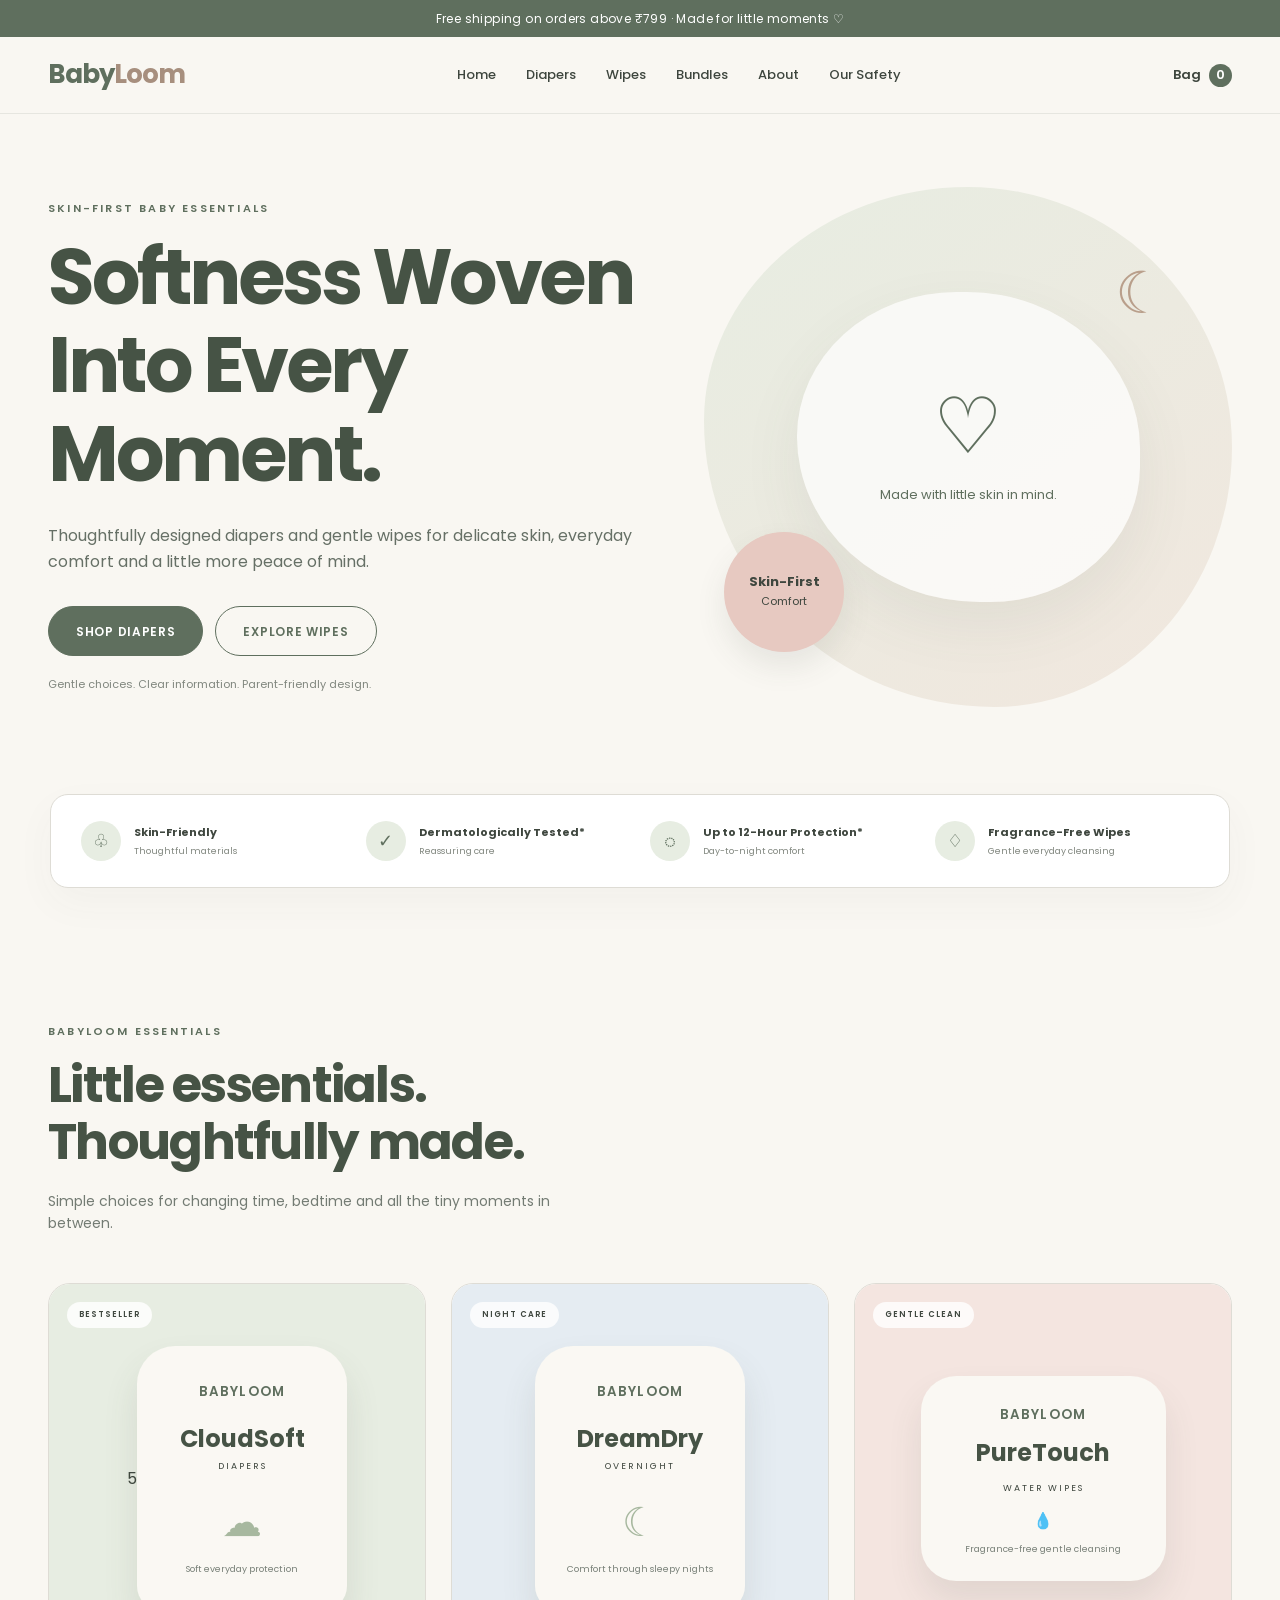
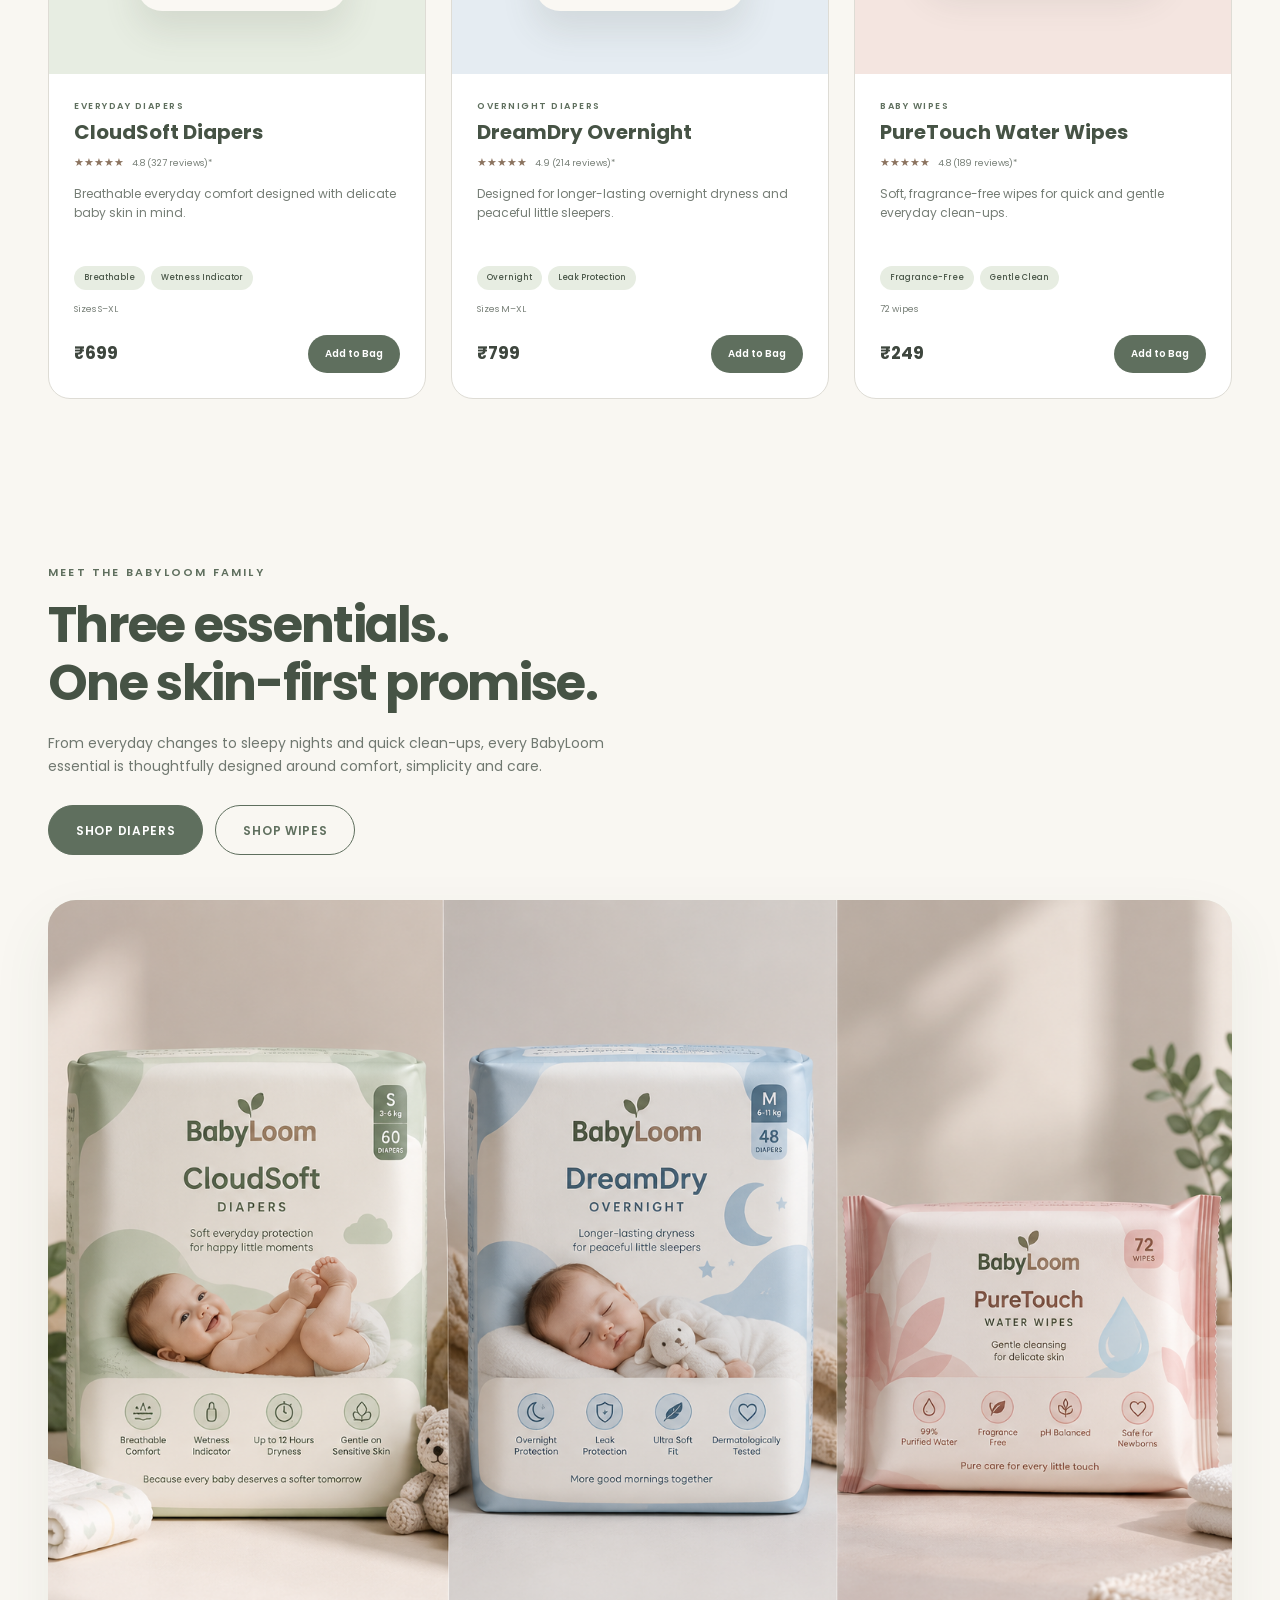
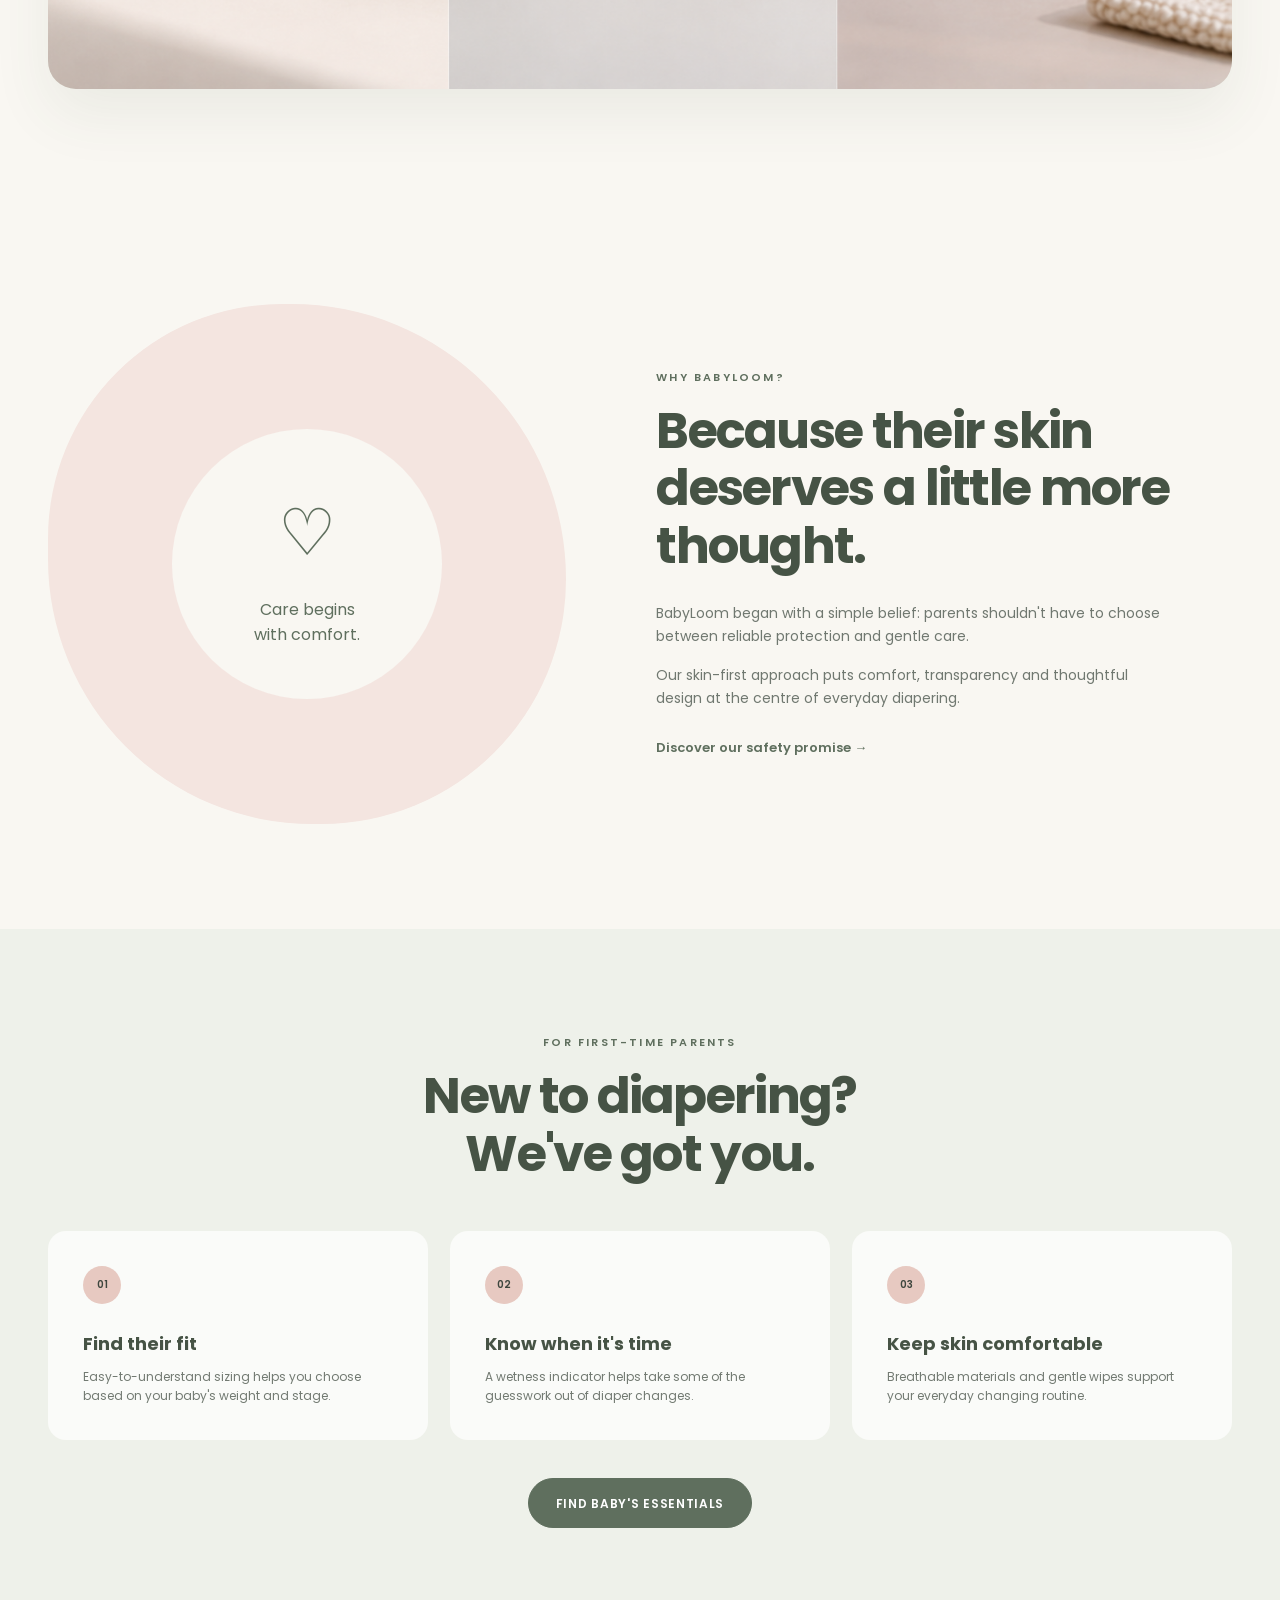
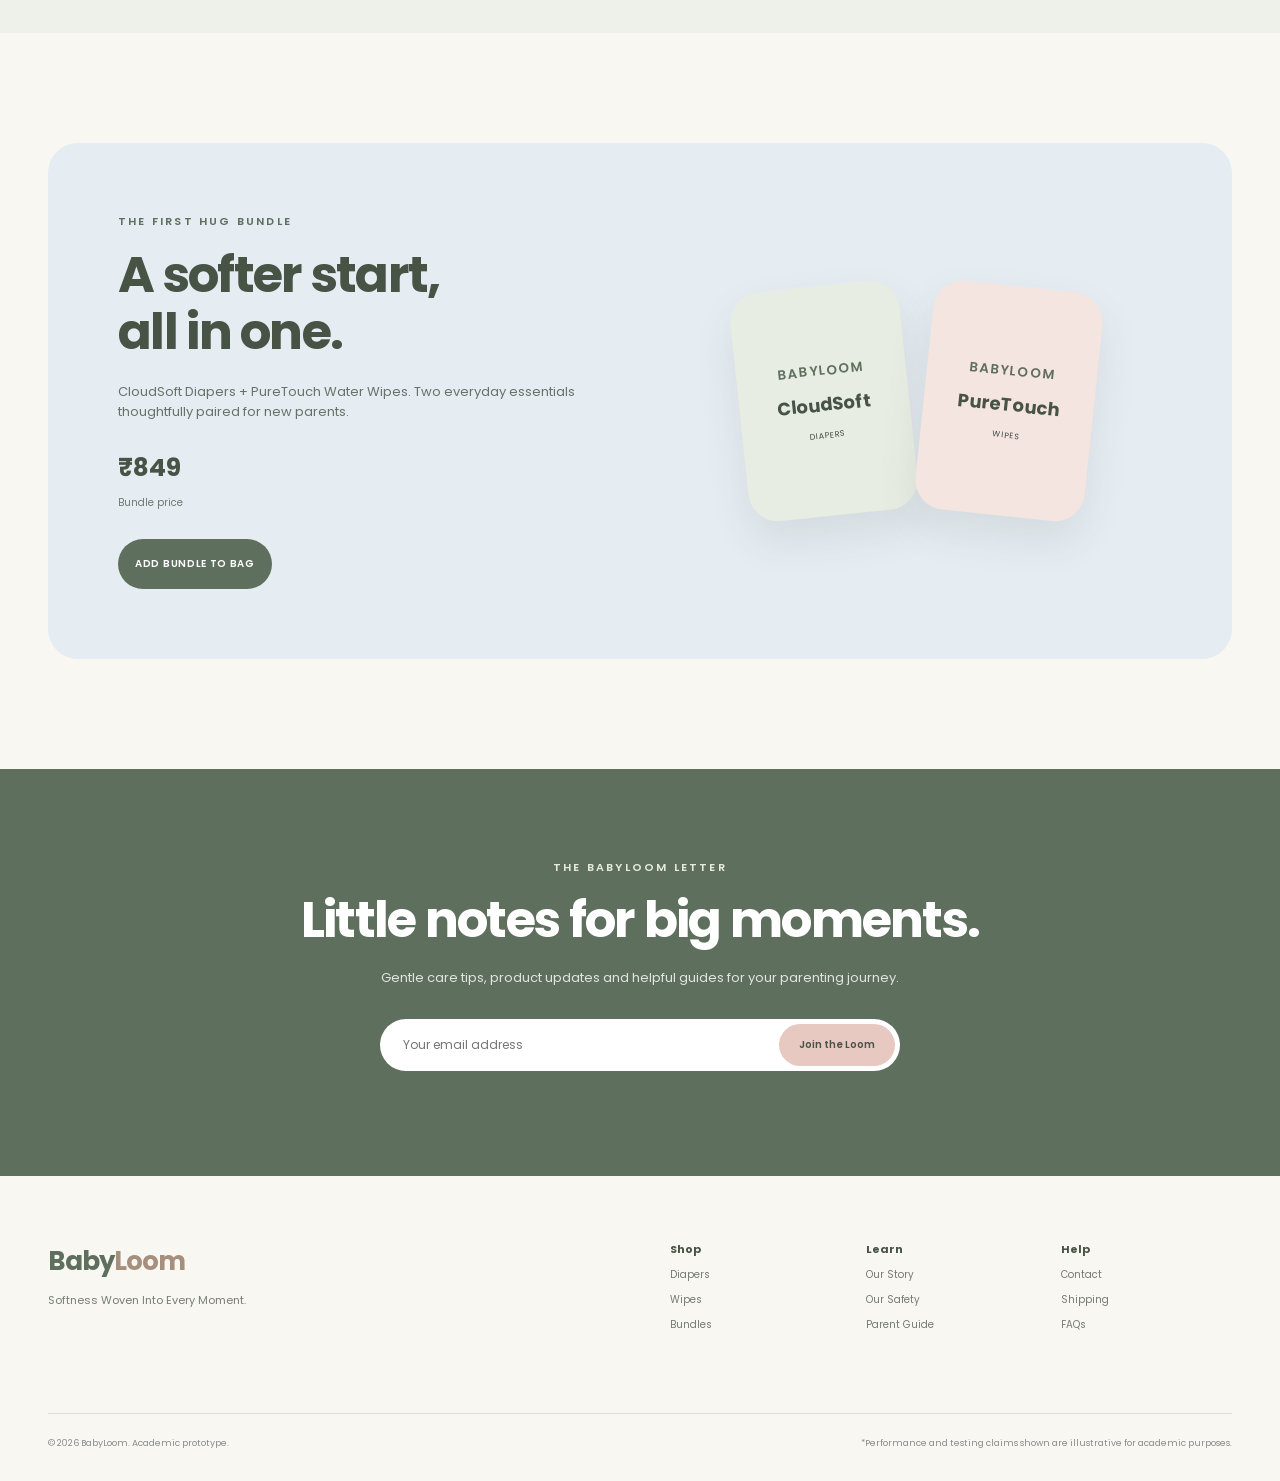
<file: index.html>
<!DOCTYPE html>
<html lang="en">
<head>
    <meta charset="UTF-8">
    <meta name="viewport" content="width=device-width, initial-scale=1.0">

    <title>BabyLoom | Gentle Diapers & Baby Wipes</title>

    <meta name="description"
          content="Discover BabyLoom's skin-first diapers and gentle baby wipes designed for softness, comfort and everyday peace of mind.">

    <link rel="preconnect" href="https://fonts.googleapis.com">
    <link rel="preconnect" href="https://fonts.gstatic.com" crossorigin>

    <link href="https://fonts.googleapis.com/css2?family=Poppins:wght@400;500;600;700&display=swap"
          rel="stylesheet">

    <link rel="stylesheet" href="css/style.css">
</head>

<body>

    <!-- Announcement Bar -->
    <div class="announcement">
        Free shipping on orders above ₹799 · Made for little moments ♡
    </div>

    <!-- Navigation -->
    <header class="header">
        <nav class="navbar">

            <a href="index.html" class="logo">
                Baby<span>Loom</span>
            </a>

            <button class="menu-toggle" id="menuToggle" aria-label="Open navigation">
                ☰
            </button>

            <div class="nav-links" id="navLinks">
                <a href="index.html">Home</a>
                <a href="#products">Diapers</a>
                <a href="#products">Wipes</a>
                <a href="#bundle">Bundles</a>
                <a href="#story">About</a>
                <a href="#safety">Our Safety</a>
            </div>

            <a href="#products" class="cart">
                Bag <span>0</span>
            </a>

        </nav>
    </header>


    <!-- HERO -->
    <main>

        <section class="hero">

            <div class="hero-content">

                <p class="eyebrow">SKIN-FIRST BABY ESSENTIALS</p>

                <h1>
                    Softness Woven<br>
                    Into Every Moment.
                </h1>

                <p class="hero-description">
                    Thoughtfully designed diapers and gentle wipes for delicate
                    skin, everyday comfort and a little more peace of mind.
                </p>

                <div class="hero-buttons">
                    <a href="#products" class="btn primary">
                        Shop Diapers
                    </a>

                    <a href="#products" class="btn secondary">
                        Explore Wipes
                    </a>
                </div>

                <p class="hero-note">
                    Gentle choices. Clear information. Parent-friendly design.
                </p>

            </div>


            <div class="hero-visual">

                <div class="moon">☾</div>

                <div class="hero-card">

                    <div class="cloud cloud-one"></div>
                    <div class="cloud cloud-two"></div>

                    <div class="baby-icon">♡</div>

                    <p>Made with little skin in mind.</p>

                </div>

                <div class="floating-badge">
                    <strong>Skin-First</strong>
                    <span>Comfort</span>
                </div>

            </div>

        </section>


        <!-- TRUST BAR -->
        <section class="trust-section" id="safety">

            <div class="trust-item">
                <div class="trust-icon">♧</div>
                <div>
                    <strong>Skin-Friendly</strong>
                    <span>Thoughtful materials</span>
                </div>
            </div>

            <div class="trust-item">
                <div class="trust-icon">✓</div>
                <div>
                    <strong>Dermatologically Tested*</strong>
                    <span>Reassuring care</span>
                </div>
            </div>

            <div class="trust-item">
                <div class="trust-icon">◌</div>
                <div>
                    <strong>Up to 12-Hour Protection*</strong>
                    <span>Day-to-night comfort</span>
                </div>
            </div>

            <div class="trust-item">
                <div class="trust-icon">♢</div>
                <div>
                    <strong>Fragrance-Free Wipes</strong>
                    <span>Gentle everyday cleansing</span>
                </div>
            </div>

        </section>


        <!-- PRODUCTS -->
        <section class="products section" id="products">

            <div class="section-heading">
                <p class="eyebrow">BABYLOOM ESSENTIALS</p>

                <h2>Little essentials.<br>Thoughtfully made.</h2>

                <p>
                    Simple choices for changing time, bedtime and all the
                    tiny moments in between.
                </p>
            </div>


            <div class="product-grid">

                <!-- PRODUCT 1 -->
                <article class="product-card">

                    <div class="product-image sage-product clickable-product"
     onclick="window.location.href='product.html'">5
                        <span class="product-label">BESTSELLER</span>

                        <div class="pack">
                            <small>BABYLOOM</small>
                            <strong>CloudSoft</strong>
                            <span>DIAPERS</span>
                            <div class="pack-cloud">☁</div>
                            <p>Soft everyday protection</p>
                        </div>
                    </div>

                    <div class="product-info">
                        <p class="category">EVERYDAY DIAPERS</p>

                        <h3>
    <a href="product.html">CloudSoft Diapers</a>
</h3>
<div class="rating">
    ★★★★★ <span>4.8 (327 reviews)*</span>
</div>
                        <p class="product-copy">
                            Breathable everyday comfort designed with delicate
                            baby skin in mind.
                        </p>
<div class="product-features">
    <span>Breathable</span>
    <span>Wetness Indicator</span>
</div>

<p class="size-info">Sizes S–XL</p>
                        <div class="product-bottom">
                            <strong>₹699</strong>
                            <button class="add-cart">Add to Bag</button>
                        </div>
                    </div>

                </article>


                <!-- PRODUCT 2 -->
                <article class="product-card">

                    <div class="product-image blue-product">
                        <span class="product-label">NIGHT CARE</span>

                        <div class="pack">
                            <small>BABYLOOM</small>
                            <strong>DreamDry</strong>
                            <span>OVERNIGHT</span>
                            <div class="pack-cloud">☾</div>
                            <p>Comfort through sleepy nights</p>
                        </div>
                    </div>

                    <div class="product-info">
                        <p class="category">OVERNIGHT DIAPERS</p>

                        <h3>DreamDry Overnight</h3>
<div class="rating">
    ★★★★★ <span>4.9 (214 reviews)*</span>
</div>
                        <p class="product-copy">
                            Designed for longer-lasting overnight dryness and
                            peaceful little sleepers.
                        </p>
<div class="product-features">
    <span>Overnight</span>
    <span>Leak Protection</span>
</div>

<p class="size-info">Sizes M–XL</p>
                        <div class="product-bottom">
                            <strong>₹799</strong>
                            <button class="add-cart">Add to Bag</button>
                        </div>
                    </div>

                </article>


                <!-- PRODUCT 3 -->
                <article class="product-card">

                    <div class="product-image blush-product">
                        <span class="product-label">GENTLE CLEAN</span>

                        <div class="wipe-pack">
                            <small>BABYLOOM</small>
                            <strong>PureTouch</strong>
                            <span>WATER WIPES</span>
                            <div>💧</div>
                            <p>Fragrance-free gentle cleansing</p>
                        </div>
                    </div>

                    <div class="product-info">
                        <p class="category">BABY WIPES</p>

                        <h3>PureTouch Water Wipes</h3>
<div class="rating">
    ★★★★★ <span>4.8 (189 reviews)*</span>
</div>
                        <p class="product-copy">
                            Soft, fragrance-free wipes for quick and gentle
                            everyday clean-ups.
                        </p>
<div class="product-features">
    <span>Fragrance-Free</span>
    <span>Gentle Clean</span>
</div>

<p class="size-info">72 wipes</p>
                        <div class="product-bottom">
                            <strong>₹249</strong>
                            <button class="add-cart">Add to Bag</button>
                        </div>
                    </div>

                </article>

            </div>

        </section>

<!-- PRODUCT FAMILY SHOWCASE -->
<section class="family-showcase section">

    <div class="family-heading">
        <p class="eyebrow">MEET THE BABYLOOM FAMILY</p>

        <h2>Three essentials.<br>One skin-first promise.</h2>

        <p>
            From everyday changes to sleepy nights and quick clean-ups,
            every BabyLoom essential is thoughtfully designed around
            comfort, simplicity and care.
        </p>

        <div class="family-buttons">
            <a href="#products" class="btn primary">Shop Diapers</a>
            <a href="#products" class="btn secondary">Shop Wipes</a>
        </div>
    </div>

    <div class="family-image">
        <img
            src="images/babyloom-products.png"
            alt="BabyLoom CloudSoft diapers, DreamDry overnight diapers and PureTouch baby wipes"
            loading="lazy"
            width="1536"
            height="1024"
        >
    </div>

</section>
        <!-- BRAND STORY -->
        <section class="story section" id="story">

            <div class="story-visual">
                <div class="story-circle">
                    <span>♡</span>
                    <p>Care begins<br>with comfort.</p>
                </div>
            </div>


            <div class="story-content">

                <p class="eyebrow">WHY BABYLOOM?</p>

                <h2>
                    Because their skin deserves
                    a little more thought.
                </h2>

                <p>
                    BabyLoom began with a simple belief: parents shouldn't have
                    to choose between reliable protection and gentle care.
                </p>

                <p>
                    Our skin-first approach puts comfort, transparency and
                    thoughtful design at the centre of everyday diapering.
                </p>

                <a href="#parent-guide" class="text-link">
                    Discover our safety promise →
                </a>

            </div>

        </section>


        <!-- PARENT GUIDE -->
        <section class="parent-guide section" id="parent-guide">

            <div class="section-heading centered">
                <p class="eyebrow">FOR FIRST-TIME PARENTS</p>
                <h2>New to diapering?<br>We've got you.</h2>
            </div>


            <div class="guide-grid">

                <div class="guide-card">
                    <span>01</span>
                    <h3>Find their fit</h3>
                    <p>
                        Easy-to-understand sizing helps you choose based on
                        your baby's weight and stage.
                    </p>
                </div>

                <div class="guide-card">
                    <span>02</span>
                    <h3>Know when it's time</h3>
                    <p>
                        A wetness indicator helps take some of the guesswork
                        out of diaper changes.
                    </p>
                </div>

                <div class="guide-card">
                    <span>03</span>
                    <h3>Keep skin comfortable</h3>
                    <p>
                        Breathable materials and gentle wipes support your
                        everyday changing routine.
                    </p>
                </div>

            </div>

            <div class="guide-action">
                <a href="#products" class="btn primary">
                    Find Baby's Essentials
                </a>
            </div>

        </section>


        <!-- BUNDLE -->
        <section class="bundle section" id="bundle">

            <div class="bundle-content">

                <p class="eyebrow">THE FIRST HUG BUNDLE</p>

                <h2>A softer start,<br>all in one.</h2>

                <p>
                    CloudSoft Diapers + PureTouch Water Wipes.
                    Two everyday essentials thoughtfully paired for new parents.
                </p>

                <div class="bundle-price">
                    <strong>₹849</strong>
                    <span>Bundle price</span>
                </div>

                <button class="btn primary add-cart">
                    Add Bundle to Bag
                </button>

            </div>

            <div class="bundle-visual">
                <div class="mini-pack green">
                    <small>BABYLOOM</small>
                    <strong>CloudSoft</strong>
                    <span>DIAPERS</span>
                </div>

                <div class="mini-pack pink">
                    <small>BABYLOOM</small>
                    <strong>PureTouch</strong>
                    <span>WIPES</span>
                </div>
            </div>

        </section>


        <!-- NEWSLETTER -->
        <section class="newsletter">

            <p class="eyebrow">THE BABYLOOM LETTER</p>

            <h2>Little notes for big moments.</h2>

            <p>
                Gentle care tips, product updates and helpful guides for your
                parenting journey.
            </p>

            <form class="newsletter-form" id="newsletterForm">
                <input
                    type="email"
                    placeholder="Your email address"
                    aria-label="Email address"
                    required
                >

                <button type="submit">Join the Loom</button>
            </form>

            <p class="form-message" id="formMessage"></p>

        </section>

    </main>


    <!-- FOOTER -->
    <footer class="footer">

        <div class="footer-brand">
            <a href="index.html" class="logo footer-logo">
                Baby<span>Loom</span>
            </a>

            <p>Softness Woven Into Every Moment.</p>
        </div>


        <div class="footer-links">
            <div>
                <strong>Shop</strong>
                <a href="#products">Diapers</a>
                <a href="#products">Wipes</a>
                <a href="#bundle">Bundles</a>
            </div>

            <div>
                <strong>Learn</strong>
                <a href="#story">Our Story</a>
                <a href="#safety">Our Safety</a>
                <a href="#parent-guide">Parent Guide</a>
            </div>

            <div>
                <strong>Help</strong>
                <a href="#">Contact</a>
                <a href="#">Shipping</a>
                <a href="#">FAQs</a>
            </div>
        </div>


        <div class="footer-bottom">
            <p>© 2026 BabyLoom. Academic prototype.</p>

            <p>
                *Performance and testing claims shown are illustrative for
                academic purposes.
            </p>
        </div>

    </footer>


    <script src="js/script.js"></script>

</body>
</html>
</file>
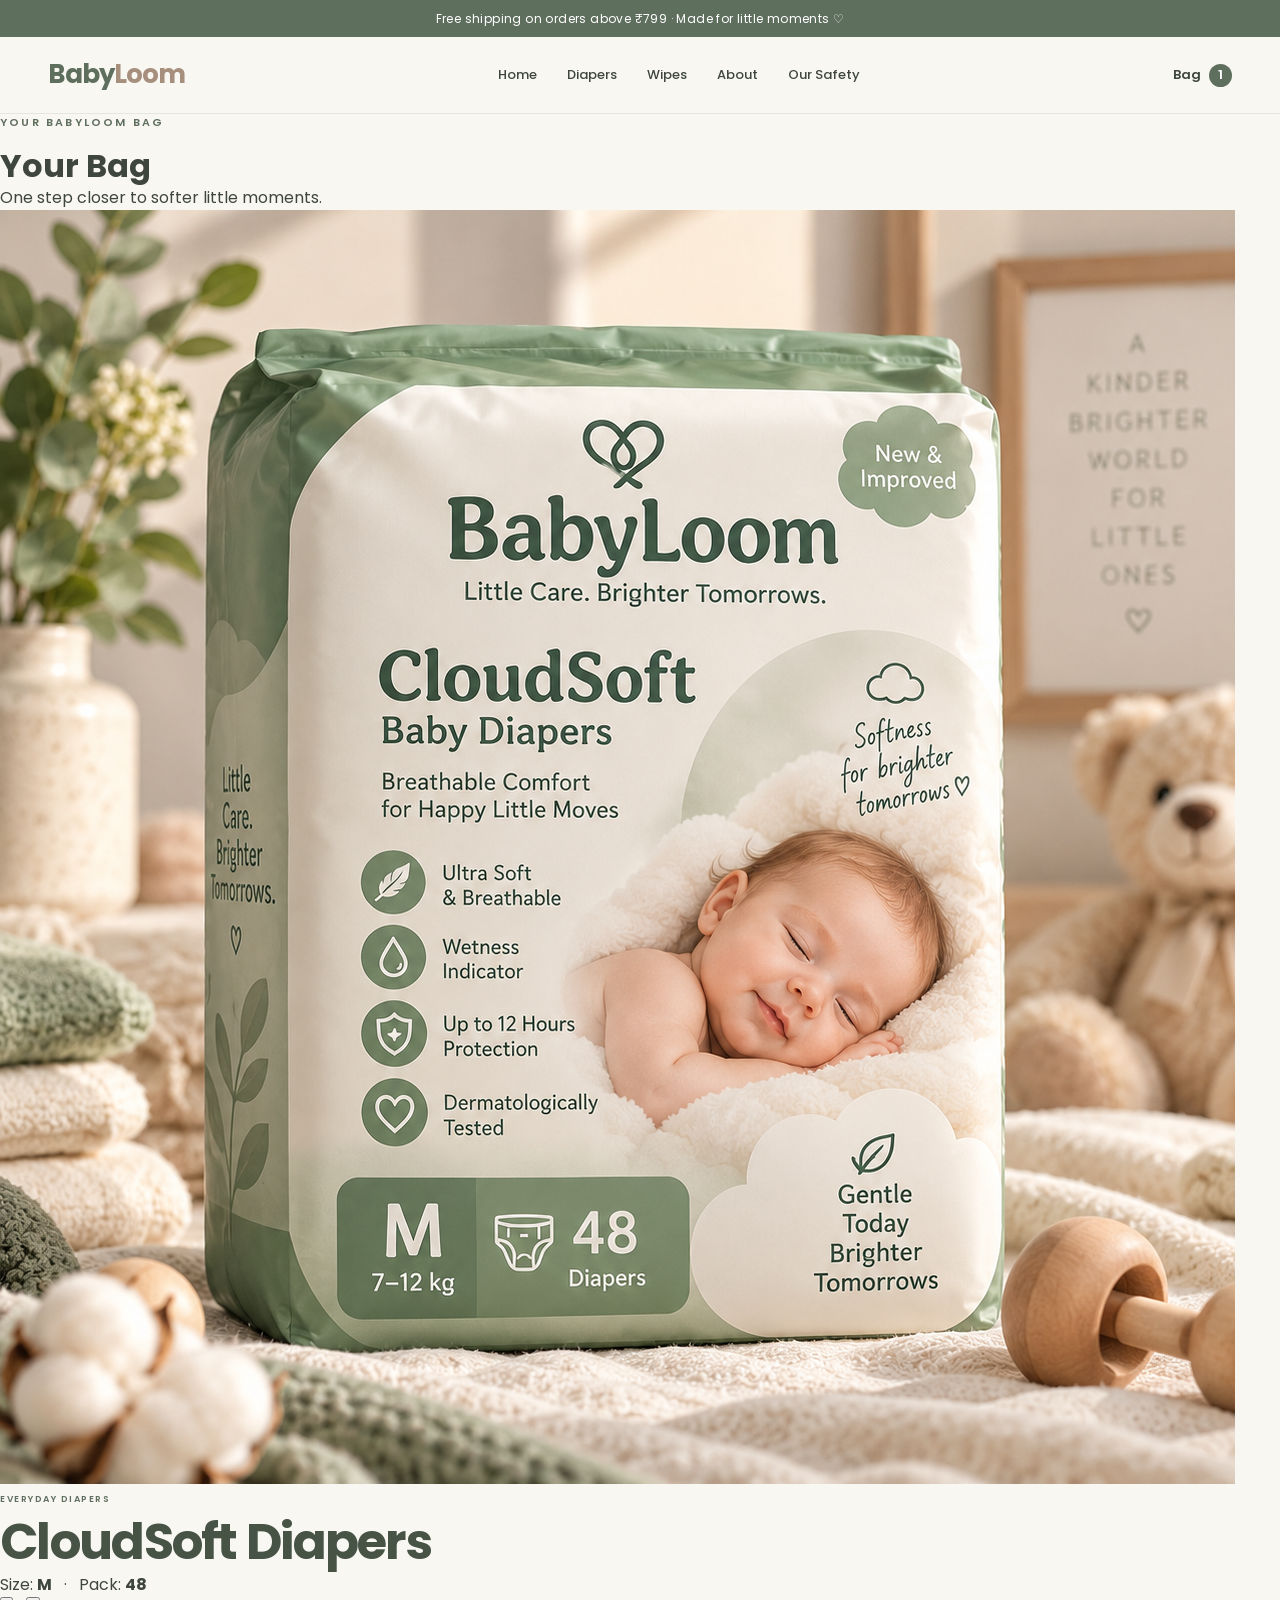
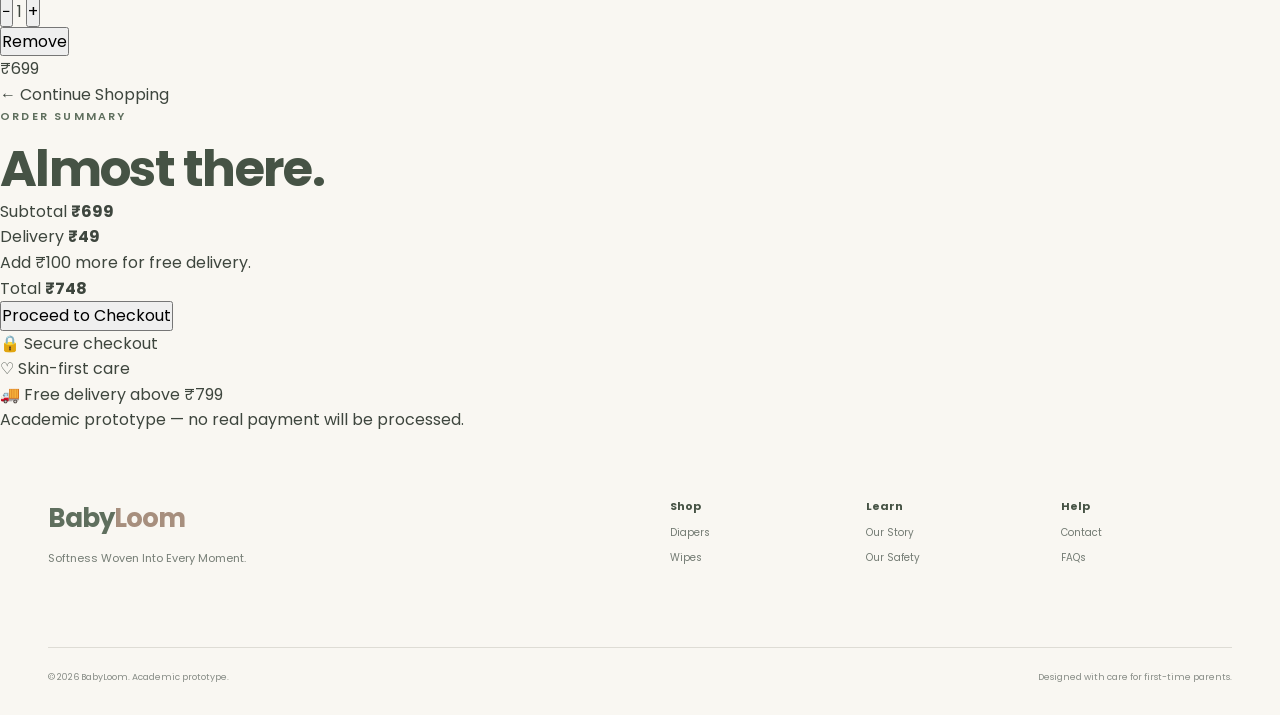
<file: cart.html>
<!DOCTYPE html>
<html lang="en">

<head>
    <meta charset="UTF-8">
    <meta name="viewport" content="width=device-width, initial-scale=1.0">

    <title>Your Bag | BabyLoom</title>

    <meta name="description"
          content="Review your BabyLoom baby-care essentials before checkout.">

    <link rel="preconnect" href="https://fonts.googleapis.com">
    <link rel="preconnect" href="https://fonts.gstatic.com" crossorigin>

    <link href="https://fonts.googleapis.com/css2?family=Poppins:wght@400;500;600;700&display=swap"
          rel="stylesheet">

    <link rel="stylesheet" href="css/style.css">
</head>

<body>

<div class="announcement">
    Free shipping on orders above ₹799 · Made for little moments ♡
</div>


<header class="header">

    <nav class="navbar">

        <a href="index.html" class="logo">
            Baby<span>Loom</span>
        </a>

        <div class="nav-links">
            <a href="index.html">Home</a>
            <a href="index.html#products">Diapers</a>
            <a href="index.html#products">Wipes</a>
            <a href="index.html#story">About</a>
            <a href="index.html#safety">Our Safety</a>
        </div>

        <a href="cart.html" class="cart">
            Bag <span>1</span>
        </a>

    </nav>

</header>


<main class="cart-page">

    <div class="cart-title">

        <p class="eyebrow">YOUR BABYLOOM BAG</p>

        <h1>Your Bag</h1>

        <p>
            One step closer to softer little moments.
        </p>

    </div>


    <div class="cart-layout">


        <!-- LEFT SIDE -->

        <section class="cart-products">

            <article class="cart-product">

                <div class="cart-product-image">

                    <img
                        id="cartProductImage"
                        src="images/cloudsoft.png"
                        alt="BabyLoom CloudSoft diapers"
                    >

                </div>


                <div class="cart-product-details">

                    <p class="category">
                        EVERYDAY DIAPERS
                    </p>

                    <h2 id="cartProductName">
                        CloudSoft Diapers
                    </h2>

                    <p class="cart-selection">
                        Size:
                        <strong id="cartSize">M</strong>

                        &nbsp; · &nbsp;

                        Pack:
                        <strong id="cartPack">48</strong>
                    </p>


                    <div class="cart-quantity">

                        <button
                            type="button"
                            id="decreaseQuantity"
                            aria-label="Decrease quantity"
                        >
                            −
                        </button>

                        <span id="cartQuantity">1</span>

                        <button
                            type="button"
                            id="increaseQuantity"
                            aria-label="Increase quantity"
                        >
                            +
                        </button>

                    </div>


                    <button
                        type="button"
                        class="remove-item"
                        id="removeItem"
                    >
                        Remove
                    </button>

                </div>


                <div class="cart-product-price">
                    ₹<span id="cartItemPrice">699</span>
                </div>

            </article>


            <div class="continue-shopping">

                <a href="index.html#products">
                    ← Continue Shopping
                </a>

            </div>

        </section>


        <!-- RIGHT SIDE -->

        <aside class="order-summary">

            <p class="eyebrow">
                ORDER SUMMARY
            </p>

            <h2>Almost there.</h2>


            <div class="summary-line">

                <span>Subtotal</span>

                <strong>
                    ₹<span id="cartSubtotal">699</span>
                </strong>

            </div>


            <div class="summary-line">

                <span>Delivery</span>

                <strong id="deliveryPrice">
                    ₹49
                </strong>

            </div>


            <div class="free-shipping-message"
                 id="shippingMessage">

                Add ₹100 more for free delivery.

            </div>


            <div class="shipping-progress">

                <div
                    class="shipping-progress-bar"
                    id="shippingProgressBar"
                ></div>

            </div>


            <div class="summary-total">

                <span>Total</span>

                <strong>
                    ₹<span id="cartTotal">748</span>
                </strong>

            </div>


            <button
                class="checkout-button"
                id="checkoutButton"
            >
                Proceed to Checkout
            </button>


            <div class="checkout-trust">

                <p>🔒 Secure checkout</p>

                <p>♡ Skin-first care</p>

                <p>🚚 Free delivery above ₹799</p>

            </div>


            <p class="prototype-payment-note">
                Academic prototype — no real payment will be processed.
            </p>

        </aside>

    </div>

</main>


<footer class="footer">

    <div class="footer-brand">

        <a href="index.html"
           class="logo footer-logo">

            Baby<span>Loom</span>

        </a>

        <p>
            Softness Woven Into Every Moment.
        </p>

    </div>


    <div class="footer-links">

        <div>
            <strong>Shop</strong>
            <a href="index.html#products">Diapers</a>
            <a href="index.html#products">Wipes</a>
        </div>

        <div>
            <strong>Learn</strong>
            <a href="index.html#story">Our Story</a>
            <a href="index.html#safety">Our Safety</a>
        </div>

        <div>
            <strong>Help</strong>
            <a href="#">Contact</a>
            <a href="#">FAQs</a>
        </div>

    </div>


    <div class="footer-bottom">

        <p>
            © 2026 BabyLoom. Academic prototype.
        </p>

        <p>
            Designed with care for first-time parents.
        </p>

    </div>

</footer>


<script src="js/script.js"></script>

</body>
</html>
</file>
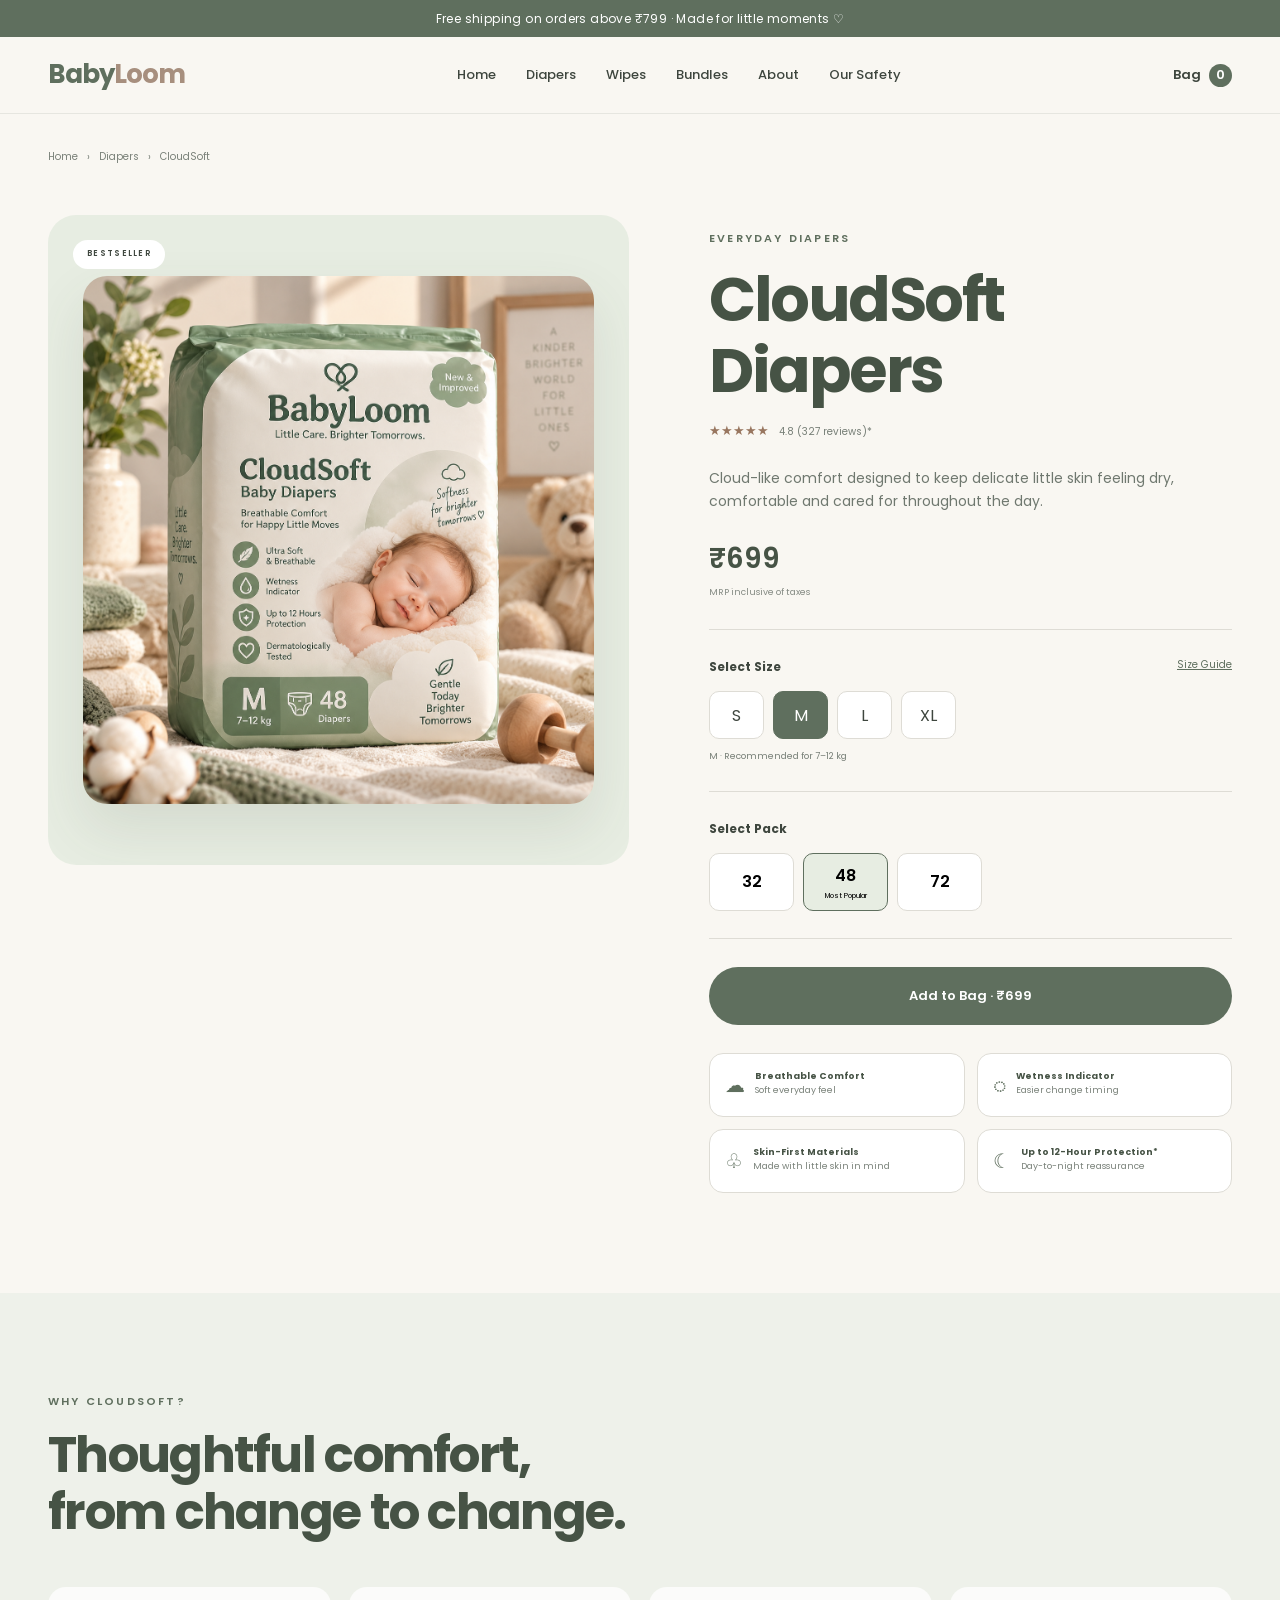
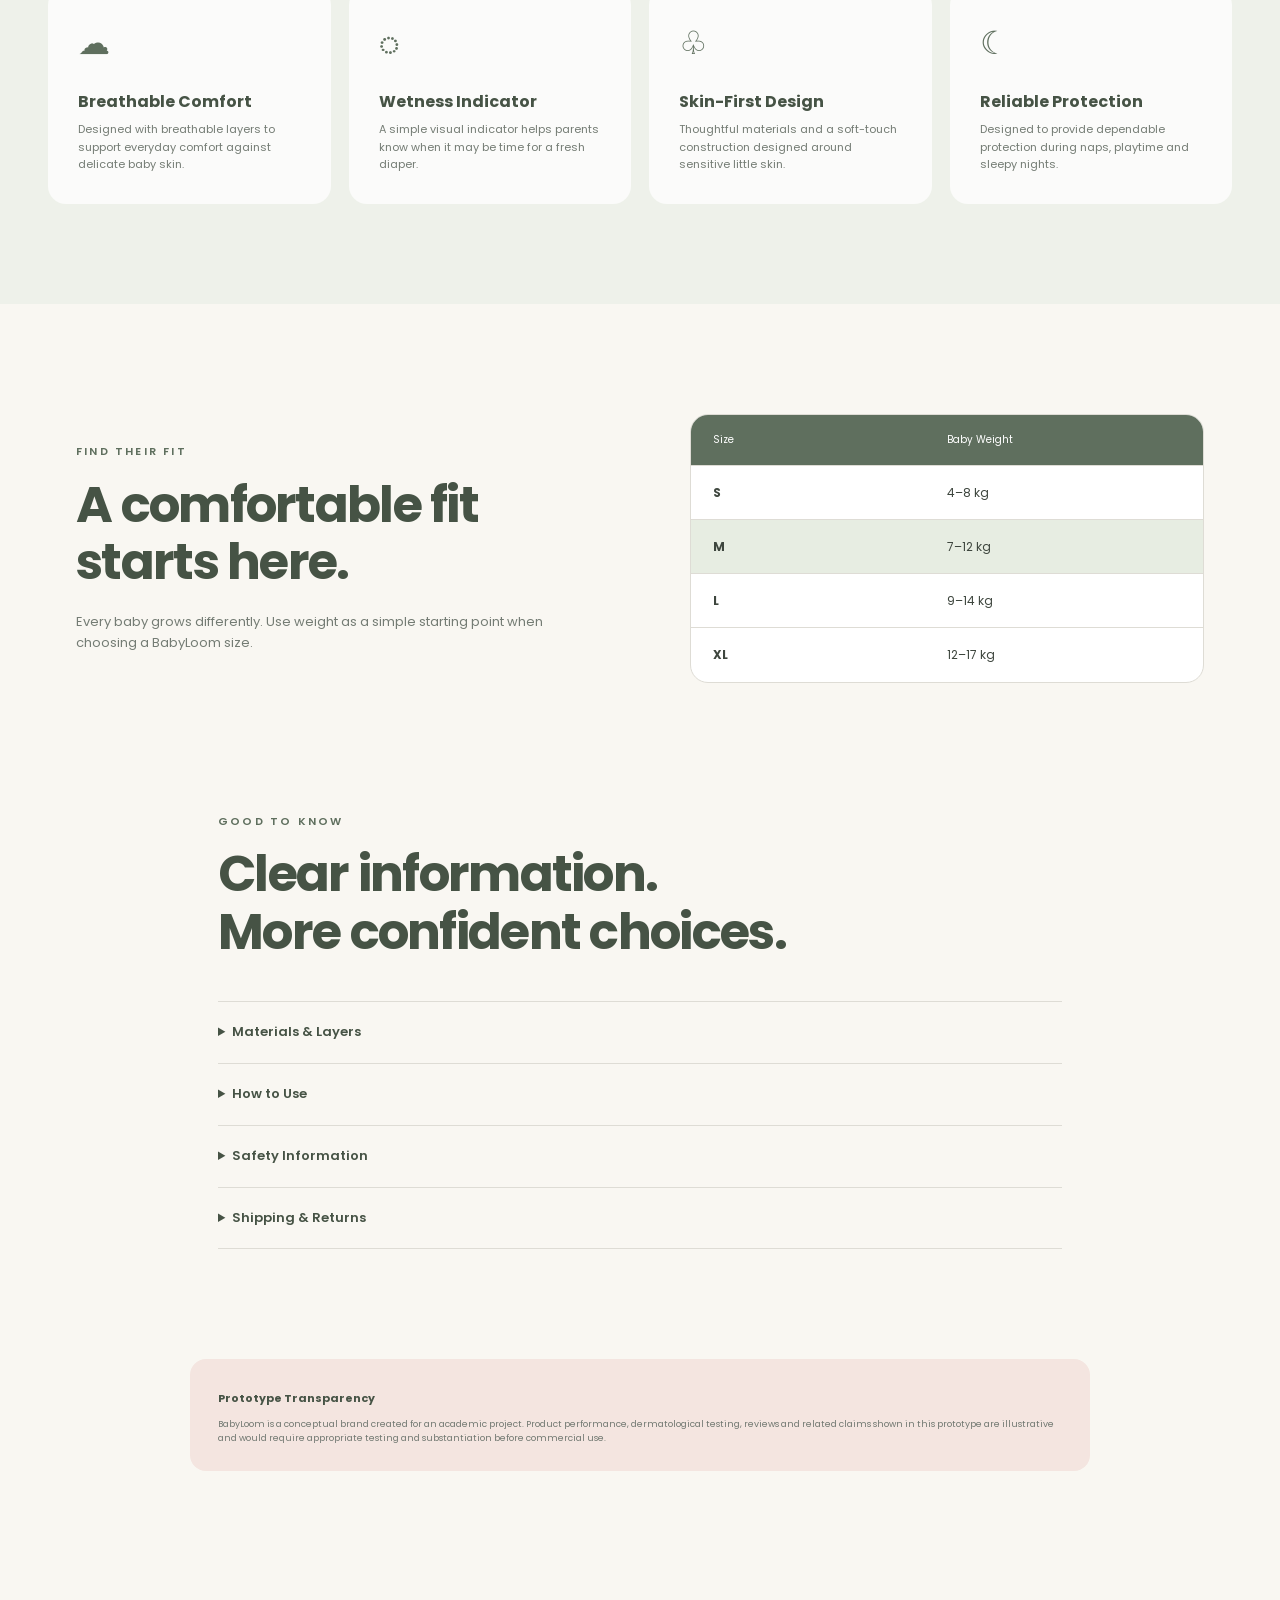
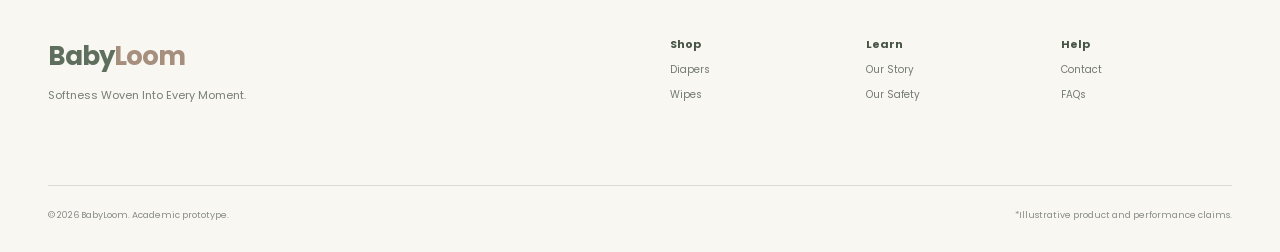
<file: product.html>
<!DOCTYPE html>
<html lang="en">
<head>
    <meta charset="UTF-8">
    <meta name="viewport" content="width=device-width, initial-scale=1.0">

    <title>CloudSoft Diapers | BabyLoom</title>
    <meta name="description"
          content="Discover BabyLoom CloudSoft Diapers with breathable comfort, wetness indicator and skin-first protection for delicate baby skin.">

    <link rel="preconnect" href="https://fonts.googleapis.com">
    <link rel="preconnect" href="https://fonts.gstatic.com" crossorigin>
    <link href="https://fonts.googleapis.com/css2?family=Poppins:wght@400;500;600;700&display=swap"
          rel="stylesheet">

    <link rel="stylesheet" href="css/style.css">
</head>

<body>

<div class="announcement">
    Free shipping on orders above ₹799 · Made for little moments ♡
</div>

<header class="header">
    <nav class="navbar">

        <a href="index.html" class="logo">
            Baby<span>Loom</span>
        </a>

        <button class="menu-toggle" id="menuToggle" aria-label="Open navigation">
            ☰
        </button>

        <div class="nav-links" id="navLinks">
            <a href="index.html">Home</a>
            <a href="index.html#products">Diapers</a>
            <a href="index.html#products">Wipes</a>
            <a href="index.html#bundle">Bundles</a>
            <a href="index.html#story">About</a>
            <a href="index.html#safety">Our Safety</a>
        </div>

        <a href="#" class="cart">
            Bag <span>0</span>
        </a>

    </nav>
</header>


<main>

    <!-- BREADCRUMB -->

    <div class="pdp-breadcrumb">
        <a href="index.html">Home</a>
        <span>›</span>
        <a href="index.html#products">Diapers</a>
        <span>›</span>
        <span>CloudSoft</span>
    </div>


    <!-- PRODUCT -->

    <section class="pdp">

        <div class="pdp-image-area">

            <span class="pdp-badge">BESTSELLER</span>

<img src="./images/cloudsoft.png" alt="BabyLoom CloudSoft baby diapers" class="pdp-product-image">
        </div>   

        


        <div class="pdp-details">

            <p class="eyebrow">EVERYDAY DIAPERS</p>

            <h1>CloudSoft Diapers</h1>

            <div class="pdp-rating">
                ★★★★★
                <span>4.8 (327 reviews)*</span>
            </div>

            <p class="pdp-intro">
                Cloud-like comfort designed to keep delicate little skin
                feeling dry, comfortable and cared for throughout the day.
            </p>

            <div class="pdp-price">
                ₹699
                <span>MRP inclusive of taxes</span>
            </div>


            <!-- SIZE -->

            <div class="pdp-option">

                <div class="option-heading">
                    <strong>Select Size</strong>
                    <button type="button" class="size-guide-button">
                        Size Guide
                    </button>
                </div>

                <div class="size-buttons">
                    <button type="button" class="choice-btn">S</button>
                    <button type="button" class="choice-btn active">M</button>
                    <button type="button" class="choice-btn">L</button>
                    <button type="button" class="choice-btn">XL</button>
                </div>

                <p class="selection-help" id="sizeHelp">
                    M · Recommended for 7–12 kg
                </p>

            </div>


            <!-- PACK -->

            <div class="pdp-option">

                <strong>Select Pack</strong>

                <div class="pack-buttons">
                    <button type="button" class="pack-choice">32</button>

                    <button type="button" class="pack-choice active">
                        48
                        <small>Most Popular</small>
                    </button>

                    <button type="button" class="pack-choice">72</button>
                </div>

            </div>


            <button class="pdp-add-button" id="pdpAddButton">
                Add to Bag · ₹699
            </button>


            <div class="pdp-reassurance">

                <div>
                    <span>☁</span>
                    <p>
                        <strong>Breathable Comfort</strong>
                        Soft everyday feel
                    </p>
                </div>

                <div>
                    <span>◌</span>
                    <p>
                        <strong>Wetness Indicator</strong>
                        Easier change timing
                    </p>
                </div>

                <div>
                    <span>♧</span>
                    <p>
                        <strong>Skin-First Materials</strong>
                        Made with little skin in mind
                    </p>
                </div>

                <div>
                    <span>☾</span>
                    <p>
                        <strong>Up to 12-Hour Protection*</strong>
                        Day-to-night reassurance
                    </p>
                </div>

            </div>

        </div>

    </section>


    <!-- BENEFITS -->

    <section class="pdp-benefits">

        <div class="pdp-section-heading">
            <p class="eyebrow">WHY CLOUDSOFT?</p>
            <h2>Thoughtful comfort,<br>from change to change.</h2>
        </div>

        <div class="benefit-grid">

            <article>
                <span>☁</span>
                <h3>Breathable Comfort</h3>
                <p>
                    Designed with breathable layers to support everyday
                    comfort against delicate baby skin.
                </p>
            </article>

            <article>
                <span>◌</span>
                <h3>Wetness Indicator</h3>
                <p>
                    A simple visual indicator helps parents know when it
                    may be time for a fresh diaper.
                </p>
            </article>

            <article>
                <span>♧</span>
                <h3>Skin-First Design</h3>
                <p>
                    Thoughtful materials and a soft-touch construction
                    designed around sensitive little skin.
                </p>
            </article>

            <article>
                <span>☾</span>
                <h3>Reliable Protection</h3>
                <p>
                    Designed to provide dependable protection during
                    naps, playtime and sleepy nights.
                </p>
            </article>

        </div>

    </section>


    <!-- SIZE GUIDE -->

    <section class="pdp-size-section">

        <div>
            <p class="eyebrow">FIND THEIR FIT</p>
            <h2>A comfortable fit starts here.</h2>

            <p class="size-description">
                Every baby grows differently. Use weight as a simple
                starting point when choosing a BabyLoom size.
            </p>
        </div>


        <div class="size-table">

            <div class="size-row size-header">
                <span>Size</span>
                <span>Baby Weight</span>
            </div>

            <div class="size-row">
                <strong>S</strong>
                <span>4–8 kg</span>
            </div>

            <div class="size-row selected-row">
                <strong>M</strong>
                <span>7–12 kg</span>
            </div>

            <div class="size-row">
                <strong>L</strong>
                <span>9–14 kg</span>
            </div>

            <div class="size-row">
                <strong>XL</strong>
                <span>12–17 kg</span>
            </div>

        </div>

    </section>


    <!-- PRODUCT INFORMATION -->

    <section class="pdp-information">

        <p class="eyebrow">GOOD TO KNOW</p>

        <h2>Clear information.<br>More confident choices.</h2>


        <details>
            <summary>Materials & Layers</summary>

            <p>
                CloudSoft is conceptually designed with a soft top layer,
                absorbent core and breathable outer construction for
                everyday comfort.
            </p>
        </details>


        <details>
            <summary>How to Use</summary>

            <p>
                Choose the appropriate size based on your baby's weight.
                Position the diaper comfortably, secure both sides and
                check that the leg openings sit gently against the skin.
            </p>
        </details>


        <details>
            <summary>Safety Information</summary>

            <p>
                Change diapers regularly and discontinue use if irritation
                occurs. Keep packaging away from babies and children.
            </p>
        </details>


        <details>
            <summary>Shipping & Returns</summary>

            <p>
                Prototype shipping information: standard delivery and
                unopened-product returns would be available according to
                BabyLoom's final commercial policy.
            </p>
        </details>

    </section>


    <!-- DISCLOSURE -->

    <section class="prototype-disclosure">

        <strong>Prototype Transparency</strong>

        <p>
            BabyLoom is a conceptual brand created for an academic project.
            Product performance, dermatological testing, reviews and related
            claims shown in this prototype are illustrative and would require
            appropriate testing and substantiation before commercial use.
        </p>

    </section>

</main>


<footer class="footer">

    <div class="footer-brand">

        <a href="index.html" class="logo footer-logo">
            Baby<span>Loom</span>
        </a>

        <p>Softness Woven Into Every Moment.</p>

    </div>


    <div class="footer-links">

        <div>
            <strong>Shop</strong>
            <a href="index.html#products">Diapers</a>
            <a href="index.html#products">Wipes</a>
        </div>

        <div>
            <strong>Learn</strong>
            <a href="index.html#story">Our Story</a>
            <a href="index.html#safety">Our Safety</a>
        </div>

        <div>
            <strong>Help</strong>
            <a href="#">Contact</a>
            <a href="#">FAQs</a>
        </div>

    </div>


    <div class="footer-bottom">
        <p>© 2026 BabyLoom. Academic prototype.</p>
        <p>*Illustrative product and performance claims.</p>
    </div>

</footer>


<script src="js/script.js"></script>

</body>
</html>
</file>
<file: css/style.css>
:root {
    --ivory: #F9F7F2;
    --forest: #5F6F5E;
    --dark-forest: #465345;
    --sage: #A7B89F;
    --light-sage: #E7EDE2;
    --blush: #E7C9C1;
    --light-blush: #F4E5E0;
    --blue: #B7C7D9;
    --light-blue: #E5ECF2;
    --oat: #D9C7B8;
    --text: #3E463E;
    --white: #FFFFFF;
    --border: #DEDCD5;
}

* {
    margin: 0;
    padding: 0;
    box-sizing: border-box;
}

html {
    scroll-behavior: smooth;
}section {
    scroll-margin-top: 100px;
}

body {
    font-family: "Poppins", sans-serif;
    background: var(--ivory);
    color: var(--text);
    line-height: 1.6;
}

a {
    color: inherit;
    text-decoration: none;
}

button,
input {
    font: inherit;
}

button {
    cursor: pointer;
}


/* ANNOUNCEMENT */

.announcement {
    background: var(--forest);
    color: var(--white);
    text-align: center;
    padding: 9px 20px;
    font-size: 12px;
    letter-spacing: 0.4px;
}


/* NAVIGATION */

.header {
    background: rgba(249, 247, 242, 0.96);
    border-bottom: 1px solid rgba(95, 111, 94, 0.12);
    position: sticky;
    top: 0;
    z-index: 100;
}

.navbar {
    max-width: 1240px;
    margin: auto;
    min-height: 76px;
    padding: 0 28px;

    display: flex;
    align-items: center;
    justify-content: space-between;
    gap: 30px;
}

.logo {
    font-size: 26px;
    font-weight: 700;
    color: var(--forest);
    letter-spacing: -1px;
}

.logo span {
    color: #A78F7E;
}

.nav-links {
    display: flex;
    align-items: center;
    gap: 30px;
}

.nav-links a {
    font-size: 13px;
    font-weight: 500;
    transition: 0.2s ease;
}

.nav-links a:hover {
    color: var(--forest);
}

.cart {
    font-size: 13px;
    font-weight: 600;
}

.cart span {
    background: var(--forest);
    color: white;
    display: inline-grid;
    place-items: center;
    width: 23px;
    height: 23px;
    border-radius: 50%;
    margin-left: 5px;
}

.menu-toggle {
    display: none;
    background: transparent;
    border: 0;
    color: var(--forest);
    font-size: 24px;
}


/* GENERAL */

.section {
    max-width: 1240px;
    margin: auto;
    padding: 105px 28px;
}

.eyebrow {
    color: var(--forest);
    font-size: 11px;
    font-weight: 600;
    letter-spacing: 2.2px;
    margin-bottom: 16px;
}

h1,
h2,
h3 {
    line-height: 1.15;
}

h2 {
    font-size: clamp(32px, 4vw, 50px);
    color: var(--dark-forest);
    letter-spacing: -1.7px;
}

.btn {
    display: inline-flex;
    align-items: center;
    justify-content: center;

    min-height: 50px;
    padding: 0 27px;

    border-radius: 100px;
    border: 1px solid var(--forest);

    font-size: 12px;
    font-weight: 600;
    letter-spacing: 0.7px;
    text-transform: uppercase;

    transition: 0.25s ease;
}

.primary {
    background: var(--forest);
    color: white;
}

.primary:hover {
    background: var(--dark-forest);
    transform: translateY(-2px);
}

.secondary {
    color: var(--forest);
    background: transparent;
}

.secondary:hover {
    background: var(--light-sage);
}


/* HERO */

.hero {
    max-width: 1240px;
    margin: auto;

    min-height: 680px;
    padding: 70px 28px 85px;

    display: grid;
    grid-template-columns: 1fr 0.9fr;
    align-items: center;
    gap: 70px;
}

.hero-content {
    max-width: 650px;
}

.hero h1 {
    color: var(--dark-forest);
    font-size: clamp(48px, 6vw, 78px);
    letter-spacing: -3.5px;
    margin-bottom: 25px;
}

.hero-description {
    max-width: 590px;
    font-size: 16px;
    color: #667066;
    margin-bottom: 32px;
}

.hero-buttons {
    display: flex;
    flex-wrap: wrap;
    gap: 12px;
}

.hero-note {
    font-size: 11px;
    color: #81877F;
    margin-top: 20px;
}

.hero-visual {
    min-height: 520px;
    position: relative;

    display: flex;
    align-items: center;
    justify-content: center;

    background: linear-gradient(
        145deg,
        var(--light-sage),
        #F1E7DE
    );

    border-radius: 50% 50% 45% 55% / 45% 50% 50% 55%;
}

.hero-card {
    width: 65%;
    min-height: 310px;

    background: rgba(255, 255, 255, 0.72);
    border-radius: 48% 52% 45% 55%;

    display: flex;
    flex-direction: column;
    justify-content: center;
    align-items: center;

    box-shadow: 0 25px 60px rgba(73, 83, 72, 0.08);
}

.baby-icon {
    font-size: 78px;
    color: var(--forest);
    line-height: 1;
}

.hero-card p {
    margin-top: 20px;
    font-size: 13px;
    color: var(--forest);
}

.moon {
    position: absolute;
    top: 60px;
    right: 65px;

    font-size: 58px;
    color: #B99F8B;
}

.floating-badge {
    position: absolute;
    bottom: 55px;
    left: 20px;

    width: 120px;
    height: 120px;

    border-radius: 50%;
    background: var(--blush);

    display: flex;
    flex-direction: column;
    justify-content: center;
    align-items: center;

    box-shadow: 0 15px 30px rgba(70, 83, 69, 0.1);
}

.floating-badge strong {
    font-size: 13px;
}

.floating-badge span {
    font-size: 11px;
}


/* TRUST */

.trust-section {
    max-width: 1180px;
    margin: 0 auto 25px;
    padding: 26px 30px;

    background: white;
    border: 1px solid var(--border);
    border-radius: 18px;

    display: grid;
    grid-template-columns: repeat(4, 1fr);
    gap: 20px;

    box-shadow: 0 15px 40px rgba(72, 83, 71, 0.04);
}

.trust-item {
    display: flex;
    align-items: center;
    gap: 13px;
}

.trust-icon {
    min-width: 40px;
    height: 40px;

    border-radius: 50%;
    background: var(--light-sage);

    display: grid;
    place-items: center;

    color: var(--forest);
    font-size: 18px;
}

.trust-item strong,
.trust-item span {
    display: block;
}

.trust-item strong {
    font-size: 11px;
}

.trust-item span {
    color: #81877F;
    font-size: 9px;
    margin-top: 2px;
}


/* SECTION HEADING */

.section-heading {
    max-width: 620px;
    margin-bottom: 48px;
}

.section-heading > p:last-child {
    max-width: 520px;
    color: #737B73;
    margin-top: 18px;
    font-size: 14px;
}

.centered {
    text-align: center;
    margin-left: auto;
    margin-right: auto;
}


/* PRODUCTS */

.products {
    padding-top: 110px;
}

.product-grid {
    display: grid;
    grid-template-columns: repeat(3, 1fr);
    gap: 25px;
}

.product-card {
    background: white;
    border-radius: 22px;
    overflow: hidden;
    border: 1px solid var(--border);

    transition: 0.25s ease;
}

.product-card:hover {
    transform: translateY(-6px);
    box-shadow: 0 22px 45px rgba(70, 83, 69, 0.08);
}
.clickable-product {
    cursor: pointer;
}

.product-info h3 a {
    color: inherit;
    text-decoration: none;
}

.product-info h3 a:hover {
    color: var(--forest);
    text-decoration: underline;
}
.product-image {
    height: 390px;
    padding: 25px;

    position: relative;

    display: flex;
    align-items: center;
    justify-content: center;
}

.sage-product {
    background: var(--light-sage);
}

.blue-product {
    background: var(--light-blue);
}

.blush-product {
    background: var(--light-blush);
}

.product-label {
    position: absolute;
    top: 18px;
    left: 18px;

    background: rgba(255,255,255,0.82);
    border-radius: 100px;

    padding: 7px 12px;

    font-size: 8px;
    font-weight: 600;
    letter-spacing: 1px;
}

.pack {
    width: 210px;
    height: 265px;

    padding: 35px 25px;

    background: #FAF8F3;
    border-radius: 38px 38px 25px 25px;

    display: flex;
    flex-direction: column;
    align-items: center;

    text-align: center;

    box-shadow: 0 20px 35px rgba(70,83,69,0.12);
}

.pack small,
.wipe-pack small,
.mini-pack small {
    color: var(--forest);
    font-weight: 600;
    letter-spacing: 1.2px;
}

.pack strong,
.wipe-pack strong {
    color: var(--dark-forest);
    font-size: 24px;
    margin-top: 18px;
}

.pack > span,
.wipe-pack > span {
    font-size: 9px;
    letter-spacing: 2px;
}

.pack-cloud {
    font-size: 40px;
    margin-top: 17px;
    color: var(--sage);
}

.pack p,
.wipe-pack p {
    font-size: 9px;
    margin-top: 8px;
    color: #788078;
}

.wipe-pack {
    width: 245px;
    min-height: 155px;

    background: #FAF8F3;
    border-radius: 35px;

    padding: 25px;

    text-align: center;

    box-shadow: 0 20px 35px rgba(70,83,69,0.11);
}

.wipe-pack strong {
    display: block;
    margin-top: 8px;
}

.wipe-pack div {
    margin-top: 10px;
}

.product-info {
    padding: 25px;
}

.category {
    color: var(--forest);
    font-size: 9px;
    font-weight: 600;
    letter-spacing: 1.5px;
    margin-bottom: 8px;
}

.product-info h3 {
    font-size: 20px;
    color: var(--dark-forest);
}

.product-copy {
    color: #757D75;
    font-size: 12px;
    margin: 12px 0 24px;
    min-height: 58px;
}.rating {
    color: #8B735F;
    font-size: 11px;
    margin-top: 10px;
}

.rating span {
    color: #777F77;
    margin-left: 5px;
    font-size: 9px;
}

.product-features {
    display: flex;
    flex-wrap: wrap;
    gap: 6px;
    margin-bottom: 12px;
}

.product-features span {
    background: var(--light-sage);
    color: var(--dark-forest);
    padding: 6px 10px;
    border-radius: 100px;
    font-size: 8px;
    font-weight: 500;
}

.size-info {
    font-size: 9px;
    color: #777F77;
    margin-bottom: 18px;
}

.product-bottom {
    display: flex;
    align-items: center;
    justify-content: space-between;
    gap: 15px;
}

.product-bottom strong {
    font-size: 17px;
}

.add-cart {
    border: 0;
    background: var(--forest);
    color: white;

    border-radius: 100px;
    padding: 11px 17px;

    font-size: 10px;
    font-weight: 600;
}

.add-cart:hover {
    background: var(--dark-forest);
}

/* PRODUCT FAMILY SHOWCASE */

.family-showcase {
    padding-top: 60px;
    padding-bottom: 110px;
}

.family-heading {
    max-width: 720px;
    margin-bottom: 45px;
}

.family-heading h2 {
    margin-bottom: 20px;
}

.family-heading > p:not(.eyebrow) {
    max-width: 620px;
    color: #707870;
    font-size: 14px;
}

.family-buttons {
    display: flex;
    gap: 12px;
    margin-top: 28px;
    flex-wrap: wrap;
}

.family-image {
    overflow: hidden;
    border-radius: 28px;
    background: var(--light-sage);
    box-shadow: 0 25px 60px rgba(70, 83, 69, 0.08);
}

.family-image img {
    display: block;
    width: 100%;
    height: auto;
}
/* STORY */

.story {
    display: grid;
    grid-template-columns: 0.9fr 1fr;
    gap: 90px;
    align-items: center;
}

.story-visual {
    min-height: 520px;

    background: var(--light-blush);
    border-radius: 46% 54% 48% 52%;

    display: grid;
    place-items: center;
}

.story-circle {
    width: 270px;
    height: 270px;

    border-radius: 50%;
    background: var(--ivory);

    display: flex;
    flex-direction: column;
    justify-content: center;
    align-items: center;

    text-align: center;
}

.story-circle span {
    font-size: 65px;
    color: var(--forest);
}

.story-circle p {
    margin-top: 12px;
    font-size: 16px;
    color: var(--forest);
}

.story-content {
    max-width: 520px;
}

.story-content h2 {
    margin-bottom: 27px;
}

.story-content > p:not(.eyebrow) {
    color: #707870;
    margin-bottom: 17px;
    font-size: 14px;
}

.text-link {
    display: inline-block;
    color: var(--forest);
    font-size: 13px;
    font-weight: 600;
    margin-top: 12px;
}


/* PARENT GUIDE */

.parent-guide {
    max-width: none;
    background: #EEF1EA;
}

.parent-guide > * {
    max-width: 1184px;
    margin-left: auto;
    margin-right: auto;
}

.guide-grid {
    display: grid;
    grid-template-columns: repeat(3, 1fr);
    gap: 22px;
}

.guide-card {
    background: rgba(255,255,255,0.72);
    padding: 35px;
    border-radius: 18px;
}

.guide-card > span {
    display: inline-grid;
    place-items: center;

    width: 38px;
    height: 38px;

    border-radius: 50%;
    background: var(--blush);

    font-size: 10px;
    font-weight: 600;

    margin-bottom: 30px;
}

.guide-card h3 {
    color: var(--dark-forest);
    margin-bottom: 12px;
    font-size: 18px;
}

.guide-card p {
    color: #727A72;
    font-size: 12px;
}

.guide-action {
    text-align: center;
    margin-top: 38px;
}


/* BUNDLE */

.bundle {
    display: grid;
    grid-template-columns: 1fr 1fr;
    gap: 60px;

    background: var(--light-blue);
    max-width: 1184px;

    margin-top: 110px;
    margin-bottom: 110px;

    padding: 70px;

    border-radius: 30px;
}

.bundle-content {
    align-self: center;
}

.bundle-content h2 {
    margin-bottom: 20px;
}

.bundle-content > p:not(.eyebrow) {
    color: #687268;
    font-size: 13px;
    max-width: 500px;
}

.bundle-price {
    margin: 25px 0;
}

.bundle-price strong {
    display: block;
    font-size: 25px;
    color: var(--dark-forest);
}

.bundle-price span {
    font-size: 10px;
    color: #717971;
}

.bundle-visual {
    min-height: 370px;

    display: flex;
    justify-content: center;
    align-items: center;
    gap: 15px;
}

.mini-pack {
    width: 170px;
    height: 230px;

    border-radius: 30px;
    padding: 30px 18px;

    display: flex;
    flex-direction: column;
    align-items: center;
    justify-content: center;

    box-shadow: 0 20px 40px rgba(70,83,69,0.1);
}

.mini-pack strong {
    font-size: 18px;
    color: var(--dark-forest);
    margin: 10px 0;
}

.mini-pack span {
    font-size: 8px;
    letter-spacing: 1px;
}

.green {
    background: var(--light-sage);
    transform: rotate(-6deg);
}

.pink {
    background: var(--light-blush);
    transform: rotate(6deg);
}


/* NEWSLETTER */

.newsletter {
    background: var(--forest);
    color: white;

    padding: 90px 25px;
    text-align: center;
}

.newsletter .eyebrow {
    color: #E5EBDD;
}

.newsletter h2 {
    color: white;
}

.newsletter > p:not(.eyebrow):not(.form-message) {
    max-width: 520px;
    margin: 18px auto 30px;
    font-size: 13px;
    color: #E1E5DF;
}

.newsletter-form {
    max-width: 520px;
    margin: auto;

    display: flex;

    background: white;
    border-radius: 100px;
    padding: 5px;
}

.newsletter-form input {
    flex: 1;
    min-width: 0;

    border: 0;
    outline: 0;
    background: transparent;

    padding: 0 18px;
    font-size: 12px;
}

.newsletter-form button {
    border: 0;
    border-radius: 100px;

    background: var(--blush);
    color: var(--dark-forest);

    padding: 13px 20px;

    font-size: 10px;
    font-weight: 600;
}

.form-message {
    margin-top: 15px;
    font-size: 11px;
}


/* FOOTER */

.footer {
    max-width: 1240px;
    margin: auto;
    padding: 65px 28px 30px;

    display: grid;
    grid-template-columns: 1fr 1fr;
    gap: 60px;
}

.footer-brand p {
    font-size: 11px;
    color: #767E76;
    margin-top: 10px;
}

.footer-links {
    display: grid;
    grid-template-columns: repeat(3, 1fr);
    gap: 25px;
}

.footer-links div {
    display: flex;
    flex-direction: column;
    gap: 9px;
}

.footer-links strong {
    font-size: 11px;
    color: var(--dark-forest);
}

.footer-links a {
    font-size: 10px;
    color: #737B73;
}

.footer-bottom {
    grid-column: 1 / -1;

    border-top: 1px solid var(--border);
    padding-top: 22px;
    margin-top: 20px;

    display: flex;
    justify-content: space-between;
    gap: 20px;

    color: #888D87;
    font-size: 9px;
}


/* RESPONSIVE */

@media (max-width: 900px) {

    .navbar {
        min-height: 68px;
    }

    .menu-toggle {
        display: block;
        order: -1;
    }

    .nav-links {
        display: none;

        position: absolute;
        top: 68px;
        left: 0;
        width: 100%;

        padding: 25px;

        background: var(--ivory);

        flex-direction: column;
        align-items: flex-start;

        border-bottom: 1px solid var(--border);
    }

    .nav-links.active {
        display: flex;
    }

    .hero {
        grid-template-columns: 1fr;
        padding-top: 55px;
    }

    .hero-visual {
        min-height: 450px;
    }

    .trust-section {
        margin-left: 20px;
        margin-right: 20px;
        grid-template-columns: 1fr 1fr;
    }

    .product-grid {
        grid-template-columns: 1fr 1fr;
    }

    .product-card:last-child {
        grid-column: 1 / -1;
        max-width: 50%;
    }

    .story {
        grid-template-columns: 1fr;
        gap: 55px;
    }

    .bundle {
        margin-left: 20px;
        margin-right: 20px;

        grid-template-columns: 1fr;

        padding: 55px 35px;
    }
}


@media (max-width: 620px) {

    .announcement {
        font-size: 9px;
    }

    .navbar {
        padding: 0 18px;
    }

    .logo {
        font-size: 22px;
    }

    .cart {
        font-size: 0;
    }

    .cart span {
        font-size: 11px;
    }

    .hero {
        padding: 45px 20px 60px;
        gap: 45px;
    }

    .hero h1 {
        font-size: 48px;
        letter-spacing: -2.5px;
    }

    .hero-description {
        font-size: 14px;
    }

    .hero-buttons {
        flex-direction: column;
    }
.family-showcase {
    padding-top: 30px;
}

.family-heading {
    margin-bottom: 30px;
}

.family-buttons {
    flex-direction: column;
}

.family-image {
    border-radius: 18px;
}
    .btn {
        width: 100%;
    }

    .hero-visual {
        min-height: 360px;
    }

    .hero-card {
        width: 70%;
        min-height: 230px;
    }

    .baby-icon {
        font-size: 55px;
    }

    .moon {
        top: 35px;
        right: 35px;
    }

    .floating-badge {
        width: 95px;
        height: 95px;
        bottom: 25px;
    }

    .trust-section {
        grid-template-columns: 1fr;
        padding: 22px;
    }

    .section {
        padding: 75px 20px;
    }

    h2 {
        font-size: 36px;
    }

    .product-grid {
        grid-template-columns: 1fr;
    }

    .product-card:last-child {
        grid-column: auto;
        max-width: none;
    }

    .product-image {
        height: 340px;
    }

    .story-visual {
        min-height: 380px;
    }

    .story-circle {
        width: 220px;
        height: 220px;
    }

    .guide-grid {
        grid-template-columns: 1fr;
    }

    .bundle {
        margin: 70px 15px;
        padding: 45px 25px;
    }

    .bundle-visual {
        min-height: 300px;
    }

    .mini-pack {
        width: 135px;
        height: 190px;
    }

    .newsletter {
        padding: 70px 20px;
    }

    .newsletter-form {
        flex-direction: column;
        border-radius: 18px;
        padding: 7px;
        gap: 5px;
    }

    .newsletter-form input {
        min-height: 48px;
    }

    .newsletter-form button {
        min-height: 45px;
    }

    .footer {
        grid-template-columns: 1fr;
        padding: 55px 20px 25px;
    }

    .footer-links {
        gap: 15px;
    }

    .footer-bottom {
        flex-direction: column;
    }
}/* ==========================
   PRODUCT DETAIL PAGE
========================== */

.pdp-breadcrumb {
    max-width: 1240px;
    margin: auto;
    padding: 35px 28px 5px;

    display: flex;
    gap: 9px;

    font-size: 10px;
    color: #7A8179;
}

.pdp-breadcrumb a:hover {
    color: var(--forest);
}


.pdp {
    max-width: 1240px;
    margin: auto;

    padding: 45px 28px 100px;

    display: grid;
    grid-template-columns: 1fr 0.9fr;
    gap: 80px;
    align-items: start;
}


/* PRODUCT IMAGE */

.pdp-image-area {
    min-height: 650px;

    background: var(--light-sage);
    border-radius: 28px;

    position: sticky;
    top: 120px;

    display: flex;
    align-items: center;
    justify-content: center;

    overflow: hidden;
}
.pdp-product-image {
    width: 88%;
    max-width: 560px;
    height: auto;
    display: block;
    border-radius: 24px;
    object-fit: cover;
    box-shadow: 0 25px 55px rgba(70, 83, 69, 0.12);
}
.pdp-badge {
    position: absolute;
    top: 25px;
    left: 25px;

    background: white;
    padding: 8px 14px;
    border-radius: 100px;

    font-size: 8px;
    font-weight: 600;
    letter-spacing: 1.3px;
}


.pdp-pack {
    width: 330px;
    min-height: 430px;

    background: var(--ivory);
    border-radius: 45px 45px 30px 30px;

    padding: 50px 35px;

    text-align: center;

    display: flex;
    flex-direction: column;
    align-items: center;

    box-shadow: 0 30px 60px rgba(70,83,69,0.13);
}

.pdp-pack small {
    color: var(--forest);
    letter-spacing: 2px;
    font-weight: 600;
}

.pdp-pack h2 {
    font-size: 40px;
    margin-top: 35px;
}

.pdp-pack-type {
    letter-spacing: 4px;
    font-size: 10px;
}

.pdp-cloud {
    font-size: 75px;
    color: var(--sage);
    margin: 25px 0 10px;
}

.pdp-pack > p:not(.pdp-pack-type) {
    font-size: 11px;
    color: #747C74;
}

.pdp-pack-bottom {
    margin-top: 35px;

    display: flex;
    gap: 8px;
}

.pdp-pack-bottom span {
    background: var(--light-sage);
    padding: 7px 10px;
    border-radius: 100px;

    font-size: 8px;
}


/* DETAILS */

.pdp-details {
    padding-top: 15px;
}

.pdp-details h1 {
    color: var(--dark-forest);
    font-size: clamp(40px, 5vw, 62px);
    letter-spacing: -2.5px;
    margin-bottom: 15px;
}

.pdp-rating {
    color: #98765F;
    font-size: 13px;
}

.pdp-rating span {
    color: #777F77;
    font-size: 10px;
    margin-left: 7px;
}

.pdp-intro {
    margin: 25px 0;

    max-width: 520px;

    color: #6F786F;
    font-size: 14px;
}

.pdp-price {
    font-size: 28px;
    font-weight: 600;
    color: var(--dark-forest);

    padding-bottom: 30px;
    border-bottom: 1px solid var(--border);
}

.pdp-price span {
    display: block;
    font-size: 9px;
    font-weight: 400;
    color: #858B84;
    margin-top: 3px;
}


/* OPTIONS */

.pdp-option {
    padding: 27px 0;
    border-bottom: 1px solid var(--border);
}

.pdp-option > strong,
.option-heading strong {
    display: block;
    font-size: 12px;
    margin-bottom: 15px;
}

.option-heading {
    display: flex;
    justify-content: space-between;
    align-items: start;
}

.size-guide-button {
    border: 0;
    background: transparent;

    color: var(--forest);

    font-size: 10px;
    text-decoration: underline;
}

.size-buttons,
.pack-buttons {
    display: flex;
    gap: 9px;
}

.choice-btn {
    width: 55px;
    height: 48px;

    border: 1px solid var(--border);
    border-radius: 10px;

    background: white;
    color: var(--text);

    transition: 0.2s;
}

.choice-btn:hover,
.choice-btn.active {
    border-color: var(--forest);
    background: var(--forest);
    color: white;
}

.selection-help {
    margin-top: 10px;
    font-size: 9px;
    color: #777F77;
}


.pack-choice {
    min-width: 85px;
    min-height: 58px;

    padding: 8px;

    border: 1px solid var(--border);
    border-radius: 10px;

    background: white;

    display: flex;
    flex-direction: column;
    align-items: center;
    justify-content: center;

    font-weight: 600;
}

.pack-choice small {
    font-size: 7px;
    font-weight: 400;
    margin-top: 2px;
}

.pack-choice:hover,
.pack-choice.active {
    border-color: var(--forest);
    background: var(--light-sage);
}


.pdp-add-button {
    width: 100%;
    min-height: 58px;

    margin: 28px 0;

    border: 0;
    border-radius: 100px;

    background: var(--forest);
    color: white;

    font-weight: 600;
    font-size: 13px;

    transition: 0.2s;
}

.pdp-add-button:hover {
    background: var(--dark-forest);
    transform: translateY(-2px);
}


/* REASSURANCE */

.pdp-reassurance {
    display: grid;
    grid-template-columns: 1fr 1fr;
    gap: 12px;
}

.pdp-reassurance > div {
    background: white;
    border: 1px solid var(--border);
    border-radius: 14px;

    padding: 15px;

    display: flex;
    gap: 10px;
}

.pdp-reassurance > div > span {
    color: var(--forest);
    font-size: 20px;
}

.pdp-reassurance p {
    font-size: 9px;
    color: #7A827A;
}

.pdp-reassurance strong {
    display: block;
    color: var(--dark-forest);
    font-size: 9px;
}


/* BENEFITS */

.pdp-benefits {
    background: #EEF1EA;
    padding: 100px max(28px, calc((100% - 1184px) / 2));
}

.pdp-section-heading {
    max-width: 650px;
    margin-bottom: 45px;
}

.benefit-grid {
    display: grid;
    grid-template-columns: repeat(4, 1fr);
    gap: 18px;
}

.benefit-grid article {
    background: rgba(255,255,255,0.75);
    border-radius: 18px;
    padding: 30px;
}

.benefit-grid article > span {
    display: block;
    font-size: 32px;
    color: var(--forest);
    margin-bottom: 25px;
}

.benefit-grid h3 {
    color: var(--dark-forest);
    font-size: 16px;
    margin-bottom: 10px;
}

.benefit-grid p {
    font-size: 11px;
    color: #747C74;
}


/* SIZE */

.pdp-size-section {
    max-width: 1184px;
    margin: auto;
    padding: 110px 28px;

    display: grid;
    grid-template-columns: 1fr 1fr;
    gap: 100px;
    align-items: center;
}

.size-description {
    margin-top: 20px;
    color: #747C74;
    font-size: 13px;
    max-width: 470px;
}

.size-table {
    background: white;
    border: 1px solid var(--border);
    border-radius: 18px;
    overflow: hidden;
}

.size-row {
    display: grid;
    grid-template-columns: 1fr 1fr;

    padding: 17px 22px;

    border-bottom: 1px solid var(--border);

    font-size: 12px;
}

.size-row:last-child {
    border-bottom: 0;
}

.size-header {
    background: var(--forest);
    color: white;
    font-size: 10px;
}

.selected-row {
    background: var(--light-sage);
}


/* INFO ACCORDIONS */

.pdp-information {
    max-width: 900px;
    margin: auto;
    padding: 20px 28px 110px;
}

.pdp-information h2 {
    margin-bottom: 40px;
}

.pdp-information details {
    border-top: 1px solid var(--border);
    padding: 20px 0;
}

.pdp-information details:last-child {
    border-bottom: 1px solid var(--border);
}

.pdp-information summary {
    cursor: pointer;

    color: var(--dark-forest);

    font-size: 13px;
    font-weight: 600;
}

.pdp-information details p {
    color: #747C74;
    font-size: 11px;

    max-width: 700px;

    padding-top: 15px;
}


/* DISCLOSURE */

.prototype-disclosure {
    max-width: 900px;
    margin: 0 auto 100px;

    padding: 25px 28px;

    background: var(--light-blush);
    border-radius: 16px;
}

.prototype-disclosure strong {
    color: var(--dark-forest);
    font-size: 11px;
}

.prototype-disclosure p {
    color: #727972;
    font-size: 9px;
    margin-top: 7px;
}


/* PDP MOBILE */

@media (max-width: 800px) {

    .pdp {
        grid-template-columns: 1fr;
        gap: 45px;

        padding: 30px 20px 75px;
    }

    .pdp-image-area {
        position: relative;
        top: 0;

        min-height: 480px;
    }

    .pdp-pack {
        width: 260px;
        min-height: 350px;
    }

    .pdp-pack h2 {
        font-size: 32px;
    }

    .pdp-details h1 {
        font-size: 43px;
    }

    .pdp-reassurance {
        grid-template-columns: 1fr;
    }

    .benefit-grid {
        grid-template-columns: 1fr 1fr;
    }

    .pdp-size-section {
        grid-template-columns: 1fr;
        gap: 45px;

        padding: 75px 20px;
    }

}


@media (max-width: 520px) {

    .pdp-breadcrumb {
        padding: 25px 20px 0;
    }

    .pdp-image-area {
        min-height: 390px;
    }

    .pdp-pack {
        width: 220px;
        min-height: 310px;
        padding: 35px 20px;
    }

    .pdp-cloud {
        font-size: 50px;
    }

    .size-buttons {
        justify-content: space-between;
    }

    .choice-btn {
        flex: 1;
    }

    .pack-buttons {
        display: grid;
        grid-template-columns: repeat(3, 1fr);
    }

    .pack-choice {
        min-width: 0;
    }

    .benefit-grid {
        grid-template-columns: 1fr;
    }

}
</file>
